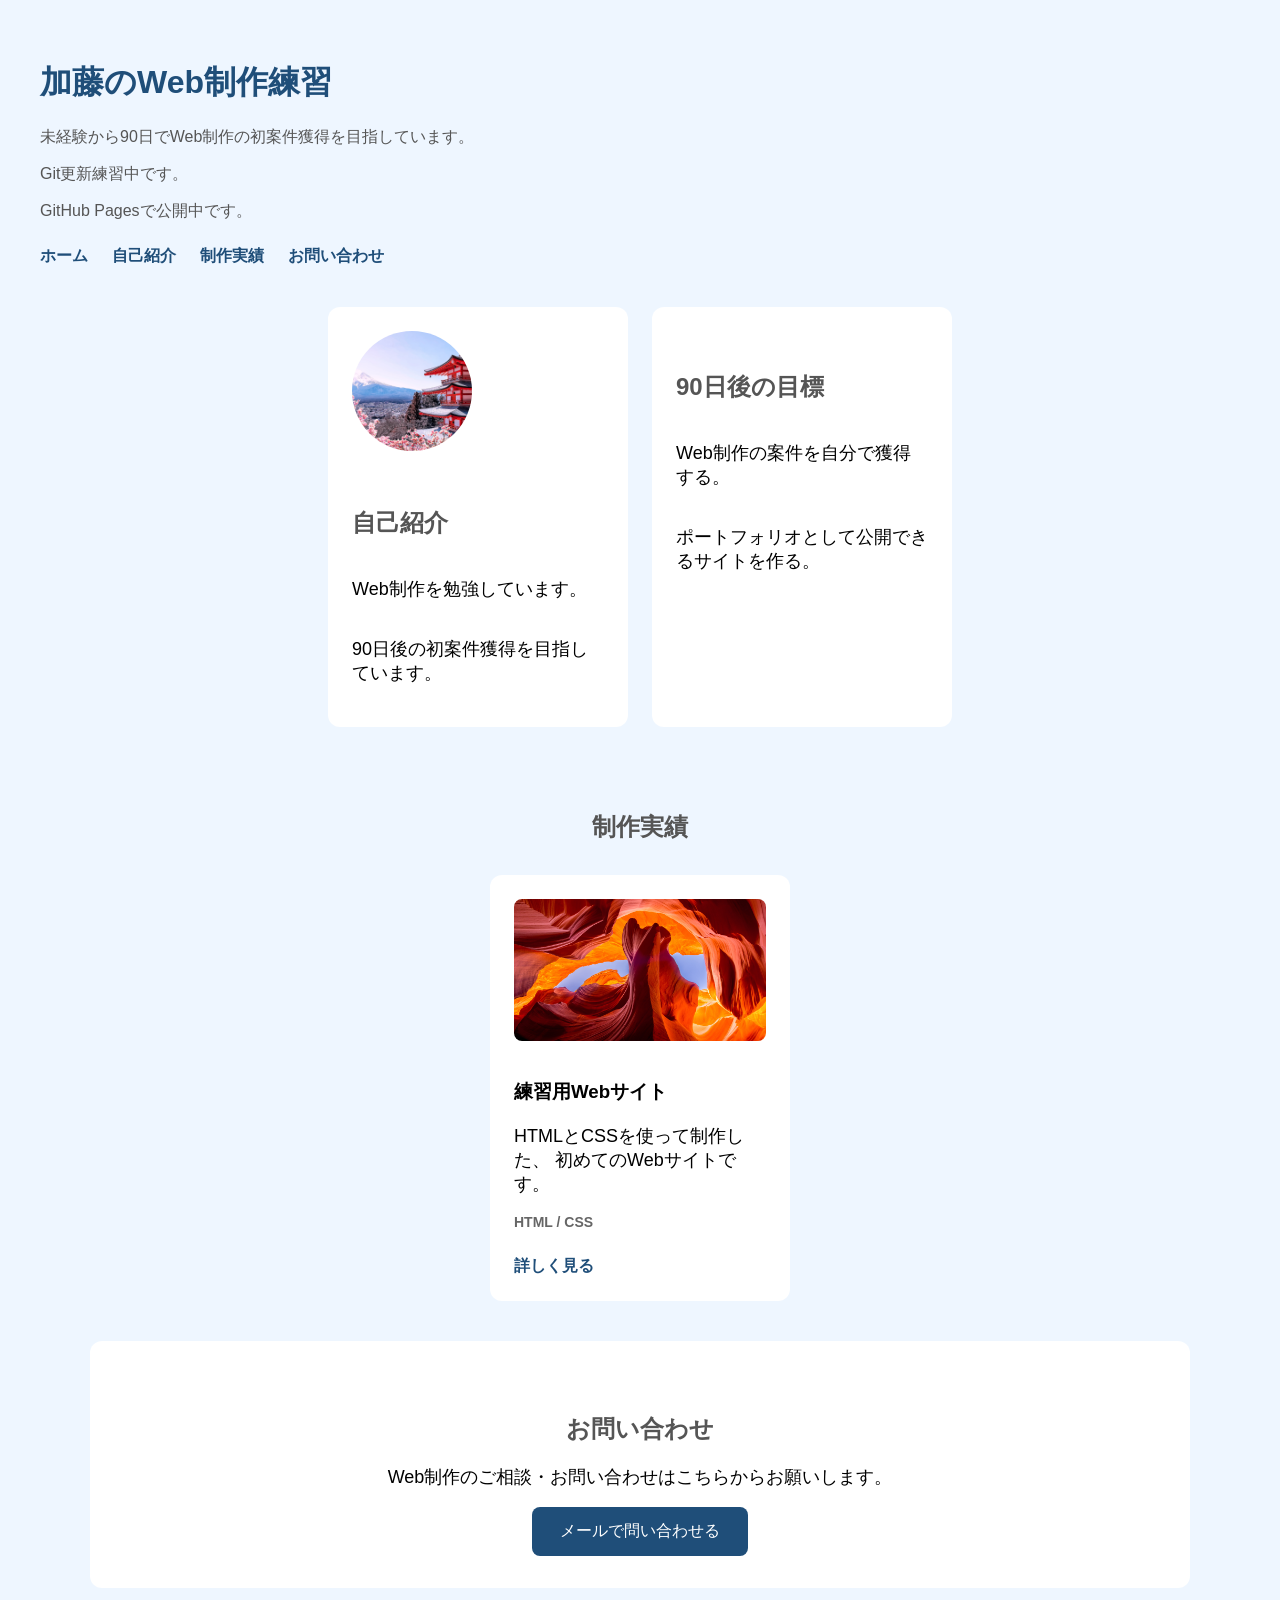
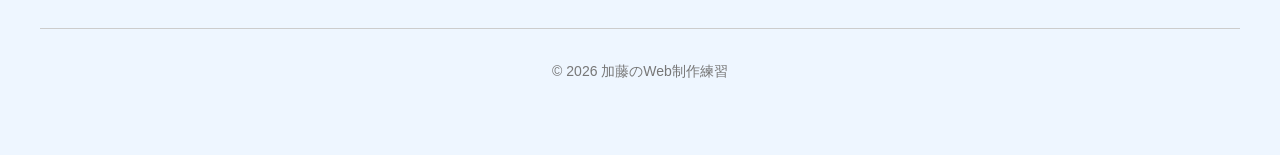
<file: index.html>
<!DOCTYPE html>
<html lang="ja">

<head>
  <meta charset="UTF-8">
  <meta name="viewport" content="width=device-width, initial-scale=1.0">
  <meta name="robots" content="noindex">
  <title>加藤のWeb制作練習</title>

  <link rel="stylesheet" href="style.css">
</head>

<body>

<header class="site-header" id="home">
  <h1>加藤のWeb制作練習</h1>
  <p>未経験から90日でWeb制作の初案件獲得を目指しています。</p>
  <p>Git更新練習中です。</p>
  <p>GitHub Pagesで公開中です。</p>

  <nav class="site-nav">
    <a href="#home">ホーム</a>
    <a href="#about">自己紹介</a>
    <a href="#works">制作実績</a>
    <a href="#contact">お問い合わせ</a>
  </nav>
</header>

<main>

  <div class="card-container">

    <div class="card" id="about">
      <img
        src="images/profile.jpg"
        alt="プロフィール画像"
        class="profile-image"
      >

      <h2>自己紹介</h2>
      <p>Web制作を勉強しています。</p>
      <p>90日後の初案件獲得を目指しています。</p>
    </div>

    <div class="card">
      <h2>90日後の目標</h2>
      <p>Web制作の案件を自分で獲得する。</p>
      <p>ポートフォリオとして公開できるサイトを作る。</p>
    </div>

  </div>


  <section class="works-section" id="works">

    <h2>制作実績</h2>

    <div class="works-container">

      <div class="work-card">

        <img
          src="images/work01.jpg"
          alt="練習用Webサイト"
          class="work-image"
        >

        <h3>練習用Webサイト</h3>

        <p>
          HTMLとCSSを使って制作した、
          初めてのWebサイトです。
        </p>

        <p class="work-tech">
          HTML / CSS
        </p>

        <a href="#" class="work-link">
          詳しく見る
        </a>

      </div>

    </div>

  </section>


  <div id="contact" class="contact-section">
    <h2>お問い合わせ</h2>
    <p>Web制作のご相談・お問い合わせはこちらからお願いします。</p>

    <a href="mailto:example@example.com" class="contact-button">
      メールで問い合わせる
    </a>
  </div>

</main>

  <footer class="site-footer">
    <p>© 2026 加藤のWeb制作練習</p>
  </footer>

</body>
</file>
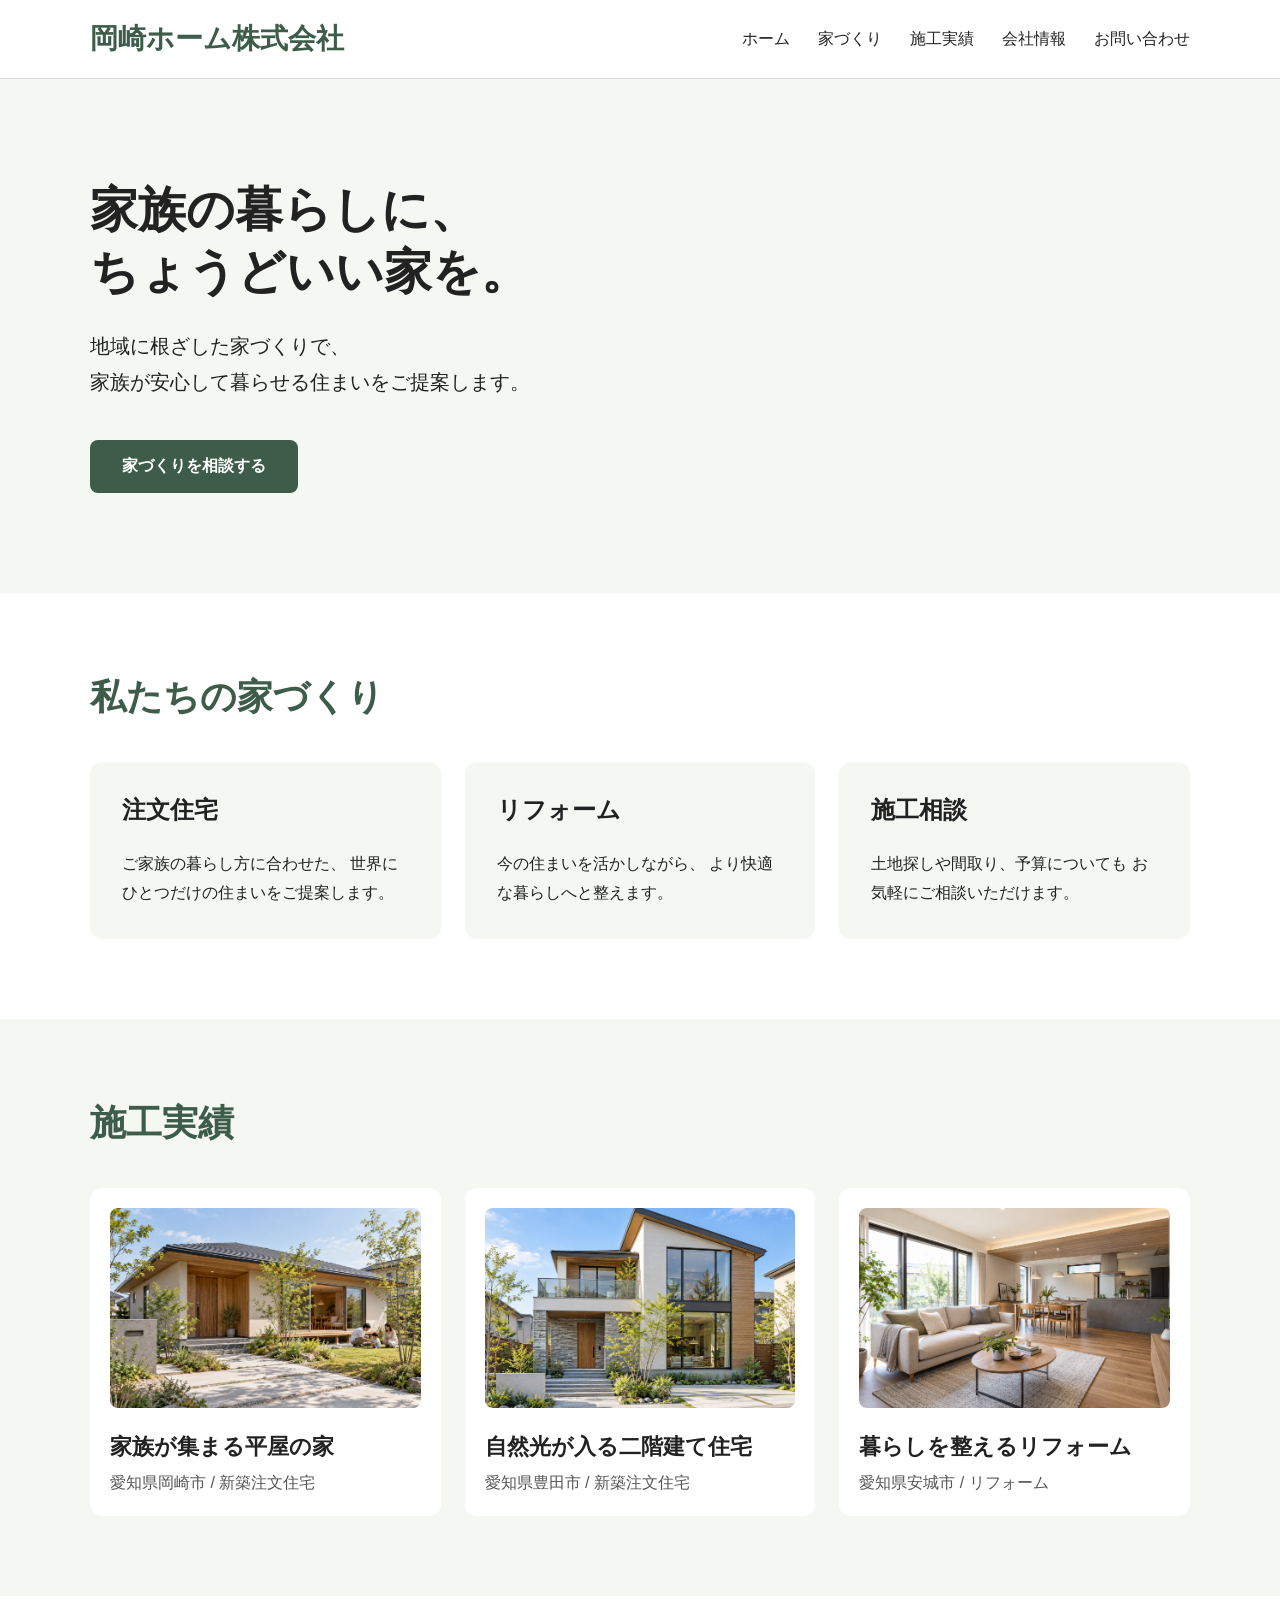
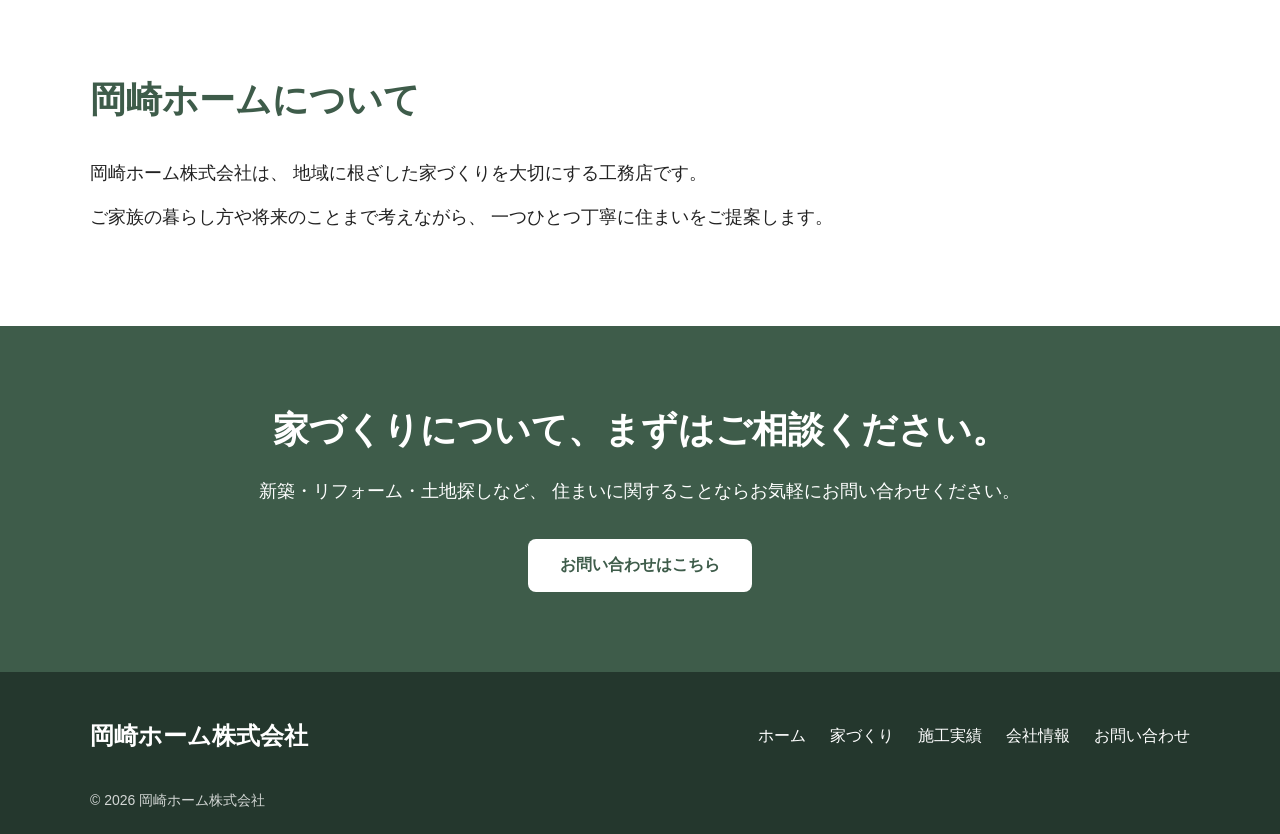
<file: company.html>
<!DOCTYPE html>
<html lang="ja">
<head>
  <meta charset="UTF-8">
  <meta name="viewport" content="width=device-width, initial-scale=1.0">
  <meta name="robots" content="noindex">
  <title>岡崎ホーム株式会社</title>
  <link rel="stylesheet" href="company.css">
</head>

<body>

  <header class="header">
    <div class="header-inner">
      <h1 class="logo">岡崎ホーム株式会社</h1>

      <nav class="nav">
        <a href="#">ホーム</a>
        <a href="#">家づくり</a>
        <a href="#">施工実績</a>
        <a href="#">会社情報</a>
        <a href="#">お問い合わせ</a>
      </nav>
    </div>
  </header>

  <main>
    <section class="hero">
      <div class="hero-inner">
        <h2>家族の暮らしに、<br>ちょうどいい家を。</h2>

        <p>
          地域に根ざした家づくりで、<br>
          家族が安心して暮らせる住まいをご提案します。
        </p>

        <a href="#" class="cta-button">家づくりを相談する</a>
      </div>
    </section>

    <section class="services fade-section">
      <div class="services-inner">
        <h2>私たちの家づくり</h2>

        <div class="service-cards">

          <div class="service-card">
            <h3>注文住宅</h3>
            <p>
              ご家族の暮らし方に合わせた、
              世界にひとつだけの住まいをご提案します。
            </p>
          </div>

          <div class="service-card">
            <h3>リフォーム</h3>
            <p>
              今の住まいを活かしながら、
              より快適な暮らしへと整えます。
            </p>
          </div>

          <div class="service-card">
            <h3>施工相談</h3>
            <p>
              土地探しや間取り、予算についても
              お気軽にご相談いただけます。
            </p>
          </div>

        </div>
      </div>
    </section>

    <section class="works fade-section">
      <div class="works-inner">
        <h2>施工実績</h2>

        <div class="work-cards">

          <div class="work-card">
            <img src="images/house01.png" alt="家族が集まる平屋の家" class="work-image">
            <h3>家族が集まる平屋の家</h3>
            <p>愛知県岡崎市 / 新築注文住宅</p>
         </div>

          <div class="work-card">
            <img src="images/house02.png" alt="自然光が入る二階建て住宅" class="work-image">
            <h3>自然光が入る二階建て住宅</h3>
            <p>愛知県豊田市 / 新築注文住宅</p>
          </div>

          <div class="work-card">
            <img src="images/house03.png" alt="リフォームした住宅" class="work-image">
            <h3>暮らしを整えるリフォーム</h3>
            <p>愛知県安城市 / リフォーム</p>
          </div>

        </div>
      </div>
    </section> 

    <section class="about fade-section">
      <div class="about-inner">
        <h2>岡崎ホームについて</h2>

        <p>
          岡崎ホーム株式会社は、
          地域に根ざした家づくりを大切にする工務店です。
        </p>

        <p>
          ご家族の暮らし方や将来のことまで考えながら、
          一つひとつ丁寧に住まいをご提案します。
        </p>
      </div>
    </section>

    <section class="contact fade-section">
      <div class="contact-inner">
        <h2>家づくりについて、まずはご相談ください。</h2>

        <p>
          新築・リフォーム・土地探しなど、
          住まいに関することならお気軽にお問い合わせください。
        </p>

        <a href="#" class="contact-button">
          お問い合わせはこちら
        </a>
      </div>
    </section>

  </main>

  <footer class="footer">
    <div class="footer-inner">

      <div class="footer-top">
        <p class="footer-logo">岡崎ホーム株式会社</p>

        <nav class="footer-nav">
          <a href="#">ホーム</a>
          <a href="#">家づくり</a>
          <a href="#">施工実績</a>
          <a href="#">会社情報</a>
          <a href="#">お問い合わせ</a>
        </nav>
      </div>

      <p class="copyright">
        © 2026 岡崎ホーム株式会社
      </p>

    </div>
  </footer>

    <script src="company.js"></script>
</body>
</html>
</file>
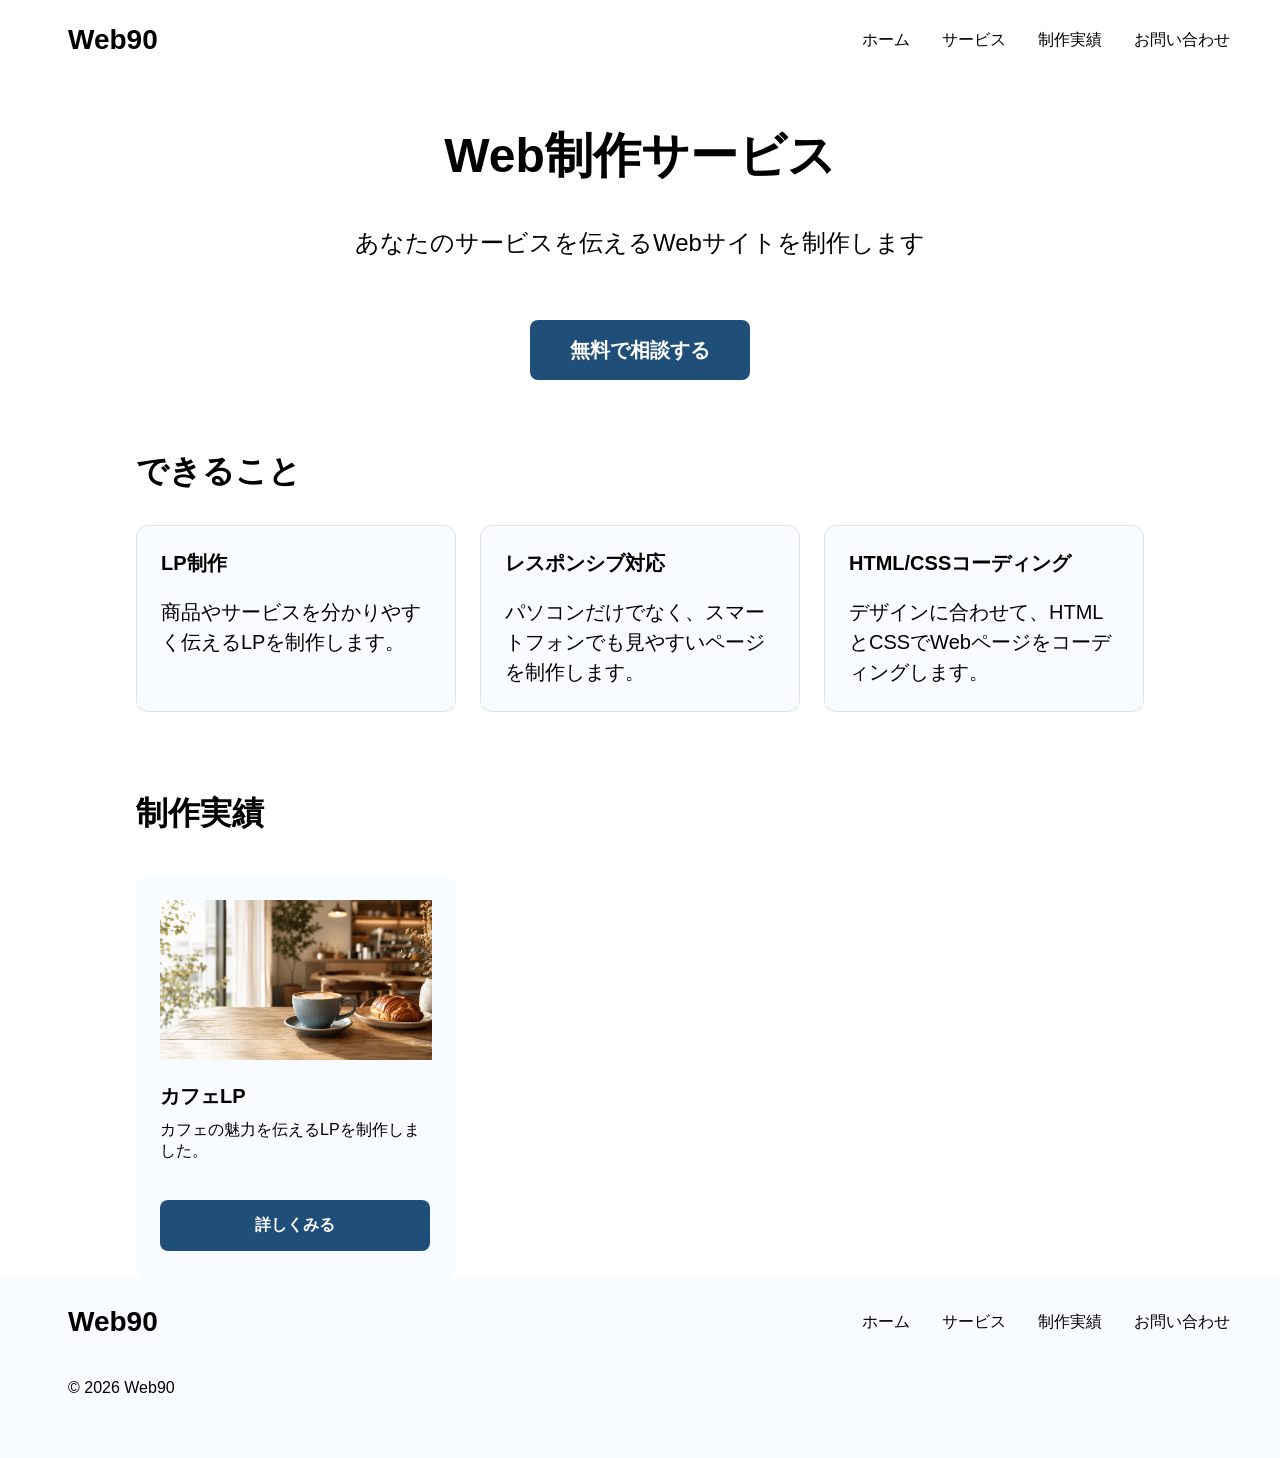
<file: figma-practice.html>
<!DOCTYPE html>
<html lang="ja">

<head>
  <meta charset="UTF-8">
  <meta name="viewport" content="width=device-width, initial-scale=1.0">
  <meta name="robots" content="noindex">
  <title>Figma再現練習</title>

  <link rel="stylesheet" href="figma-practice.css">
</head>

<body>

  <header class="site-header">
    <div class="logo">
      Web90
    </div>
    <nav class="site-nav">
      <a href="#">ホーム</a>
      <a href="#">サービス</a>
      <a href="#">制作実績</a>
      <a href="#">お問い合わせ</a>
    </nav>
  </header>


  <section class="hero">

    <h1>Web制作サービス</h1>

    <p>
      あなたのサービスを伝えるWebサイトを制作します
    </p>

    <a href="#" class="hero-button">
      無料で相談する
    </a>

  </section>

  <section class="services-section">

    <h2>できること</h2>

    <div class="service-cards">

      <div class="service-card">
        <h3>LP制作</h3>
        <p>
          商品やサービスを分かりやすく伝えるLPを制作します。
        </p>
      </div>

      <div class="service-card">
        <h3>レスポンシブ対応</h3>
        <p>
          パソコンだけでなく、スマートフォンでも見やすいページを制作します。
        </p>
      </div>

      <div class="service-card">
        <h3>HTML/CSSコーディング</h3>
        <p>
          デザインに合わせて、HTMLとCSSでWebページをコーディングします。
        </p>
      </div>

    </div>

    <section class="works-section">
      <h2>制作実績</h2>

      <div class="work-card">

        <img src="images/cafe.png" alt="カフェの店内とラテアート" class="work-image">

        <h3>カフェLP</h3>

        <p>
          カフェの魅力を伝えるLPを制作しました。
        </p>

        <a href="#" class="work-button">
          詳しくみる
        </a>

      </div>
    </section>


</section>


</body>

<footer class="site-footer">

  <div class="footer-top">
    <div class="footer-logo">Web90</div>

    <nav class="footer-nav">
      <a href="#">ホーム</a>
      <a href="#">サービス</a>
      <a href="#">制作実績</a>
      <a href="#">お問い合わせ</a>
    </nav>
  </div>

  <p class="copyright">© 2026 Web90</p>

</footer>


</html>
</file>
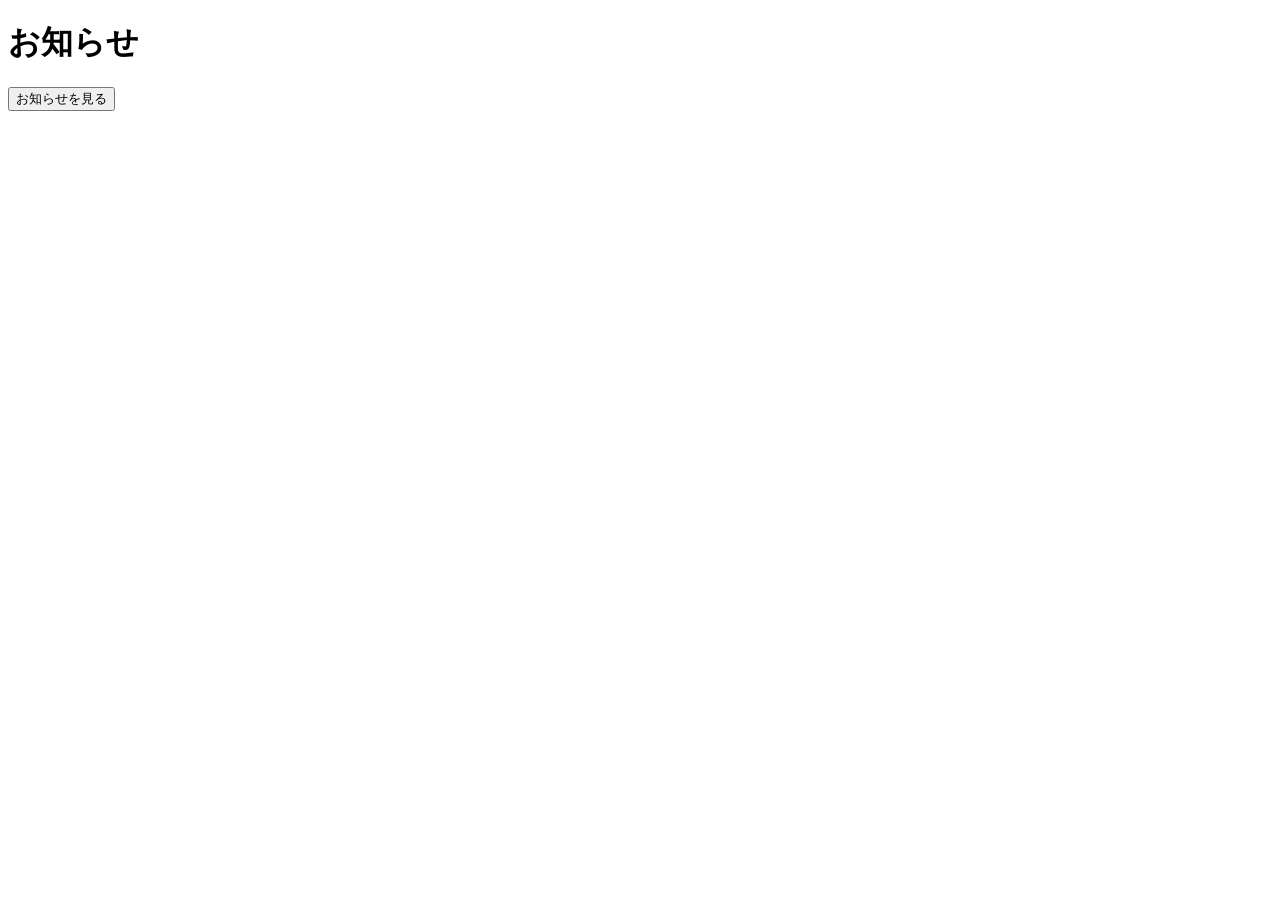
<file: js-practice.html>
<!DOCTYPE html>
<html lang="ja">

<head>
  <meta charset="UTF-8">
  <meta name="viewport" content="width=device-width, initial-scale=1.0">
  <meta name="robots" content="noindex">
  <title>JavaScript練習</title>

  <link rel="stylesheet" href="js-practice.css">
</head>

<body>

  <h1>お知らせ</h1>

  <button class="notice-button">
    お知らせを見る
  </button>

  <div class="notice">
    <h2>キャンペーン実施中！</h2>
    <p>今月中のお問い合わせで初回相談無料です。</p>
  </div>

  <script src="script.js"></script>

</body>

</html>
</file>
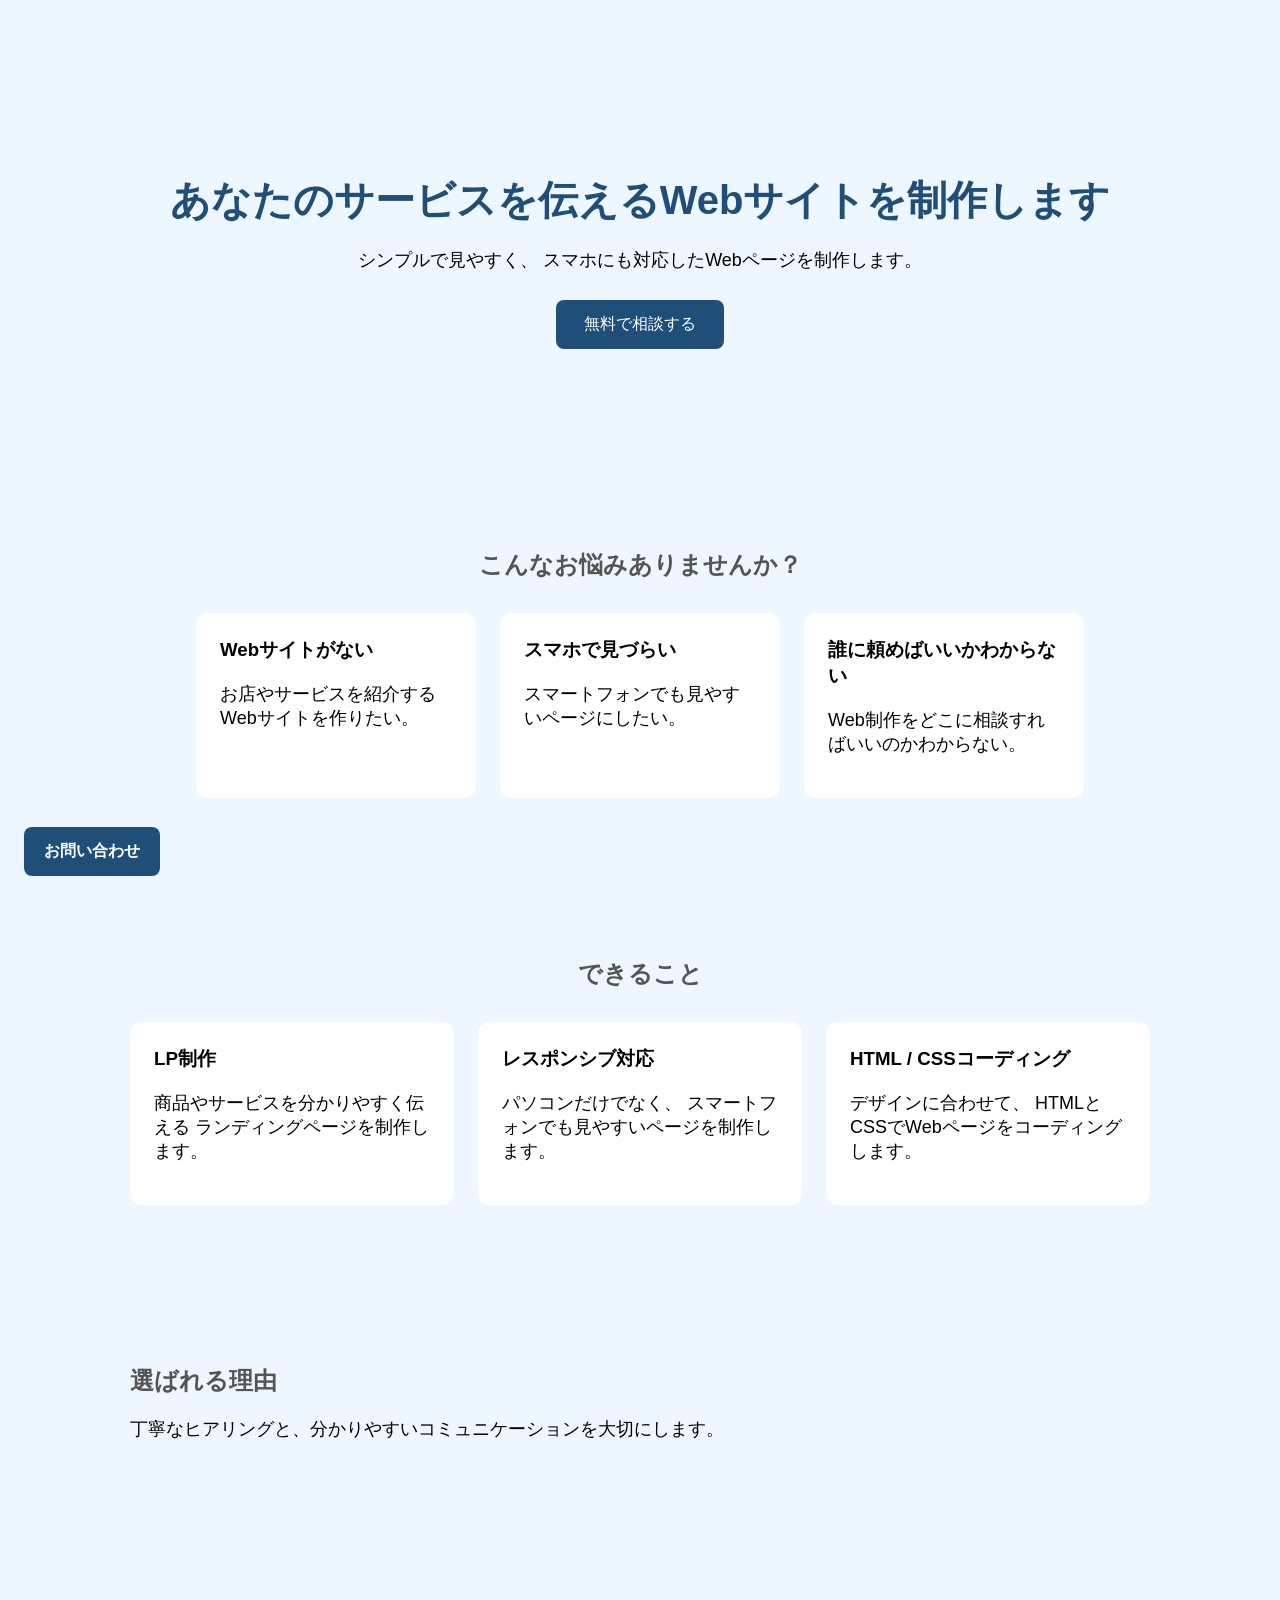
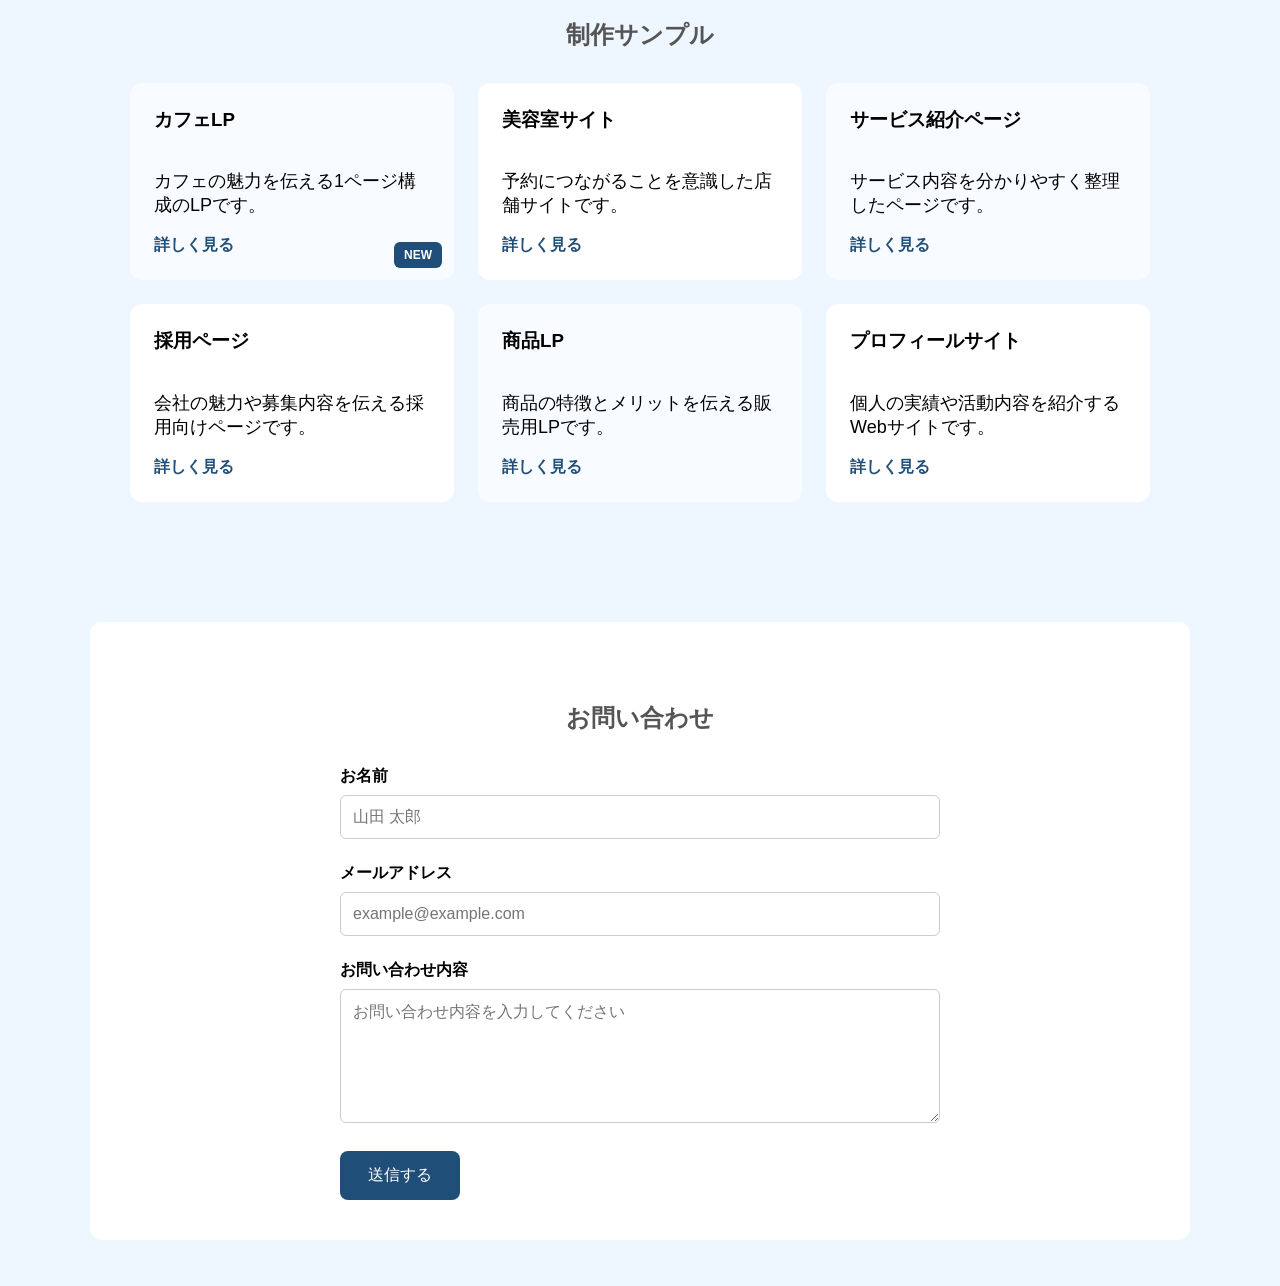
<file: lp.html>
<!DOCTYPE html>
<html lang="ja">

<head>
  <meta charset="UTF-8">
  <meta name="viewport" content="width=device-width, initial-scale=1.0">
  <meta name="robots" content="noindex">
  <title>Web制作サービス</title>

  <link rel="stylesheet" href="style.css">
</head>

<body>

  <main>

    <section class="hero">
      <h1>あなたのサービスを伝えるWebサイトを制作します</h1>

      <p>
        シンプルで見やすく、
        スマホにも対応したWebページを制作します。
      </p>

      <a href="#contact" class="contact-button">
        無料で相談する
      </a>
    </section>

    <section class="problems">
      <h2>こんなお悩みありませんか？</h2>

      <div class="problem-cards">

        <div class="problem-card">
          <h3>Webサイトがない</h3>
          <p>お店やサービスを紹介するWebサイトを作りたい。</p>
        </div>

        <div class="problem-card">
          <h3>スマホで見づらい</h3>
          <p>スマートフォンでも見やすいページにしたい。</p>
        </div>

        <div class="problem-card">
          <h3>誰に頼めばいいかわからない</h3>
          <p>Web制作をどこに相談すればいいのかわからない。</p>
        </div>

  </div>
</section>

    <section class="service">
      <h2>できること</h2>

      <div class="service-cards">

        <div class="service-card">
          <h3>LP制作</h3>
          <p>
            商品やサービスを分かりやすく伝える
            ランディングページを制作します。
          </p>
        </div>

        <div class="service-card">
          <h3>レスポンシブ対応</h3>
          <p>
            パソコンだけでなく、
            スマートフォンでも見やすいページを制作します。
          </p>
        </div>

        <div class="service-card">
          <h3>HTML / CSSコーディング</h3>
          <p>
            デザインに合わせて、
            HTMLとCSSでWebページをコーディングします。
          </p>
        </div>

      </div>
    </section>

    <section class="reasons">
      <h2>選ばれる理由</h2>

      <p>丁寧なヒアリングと、分かりやすいコミュニケーションを大切にします。</p>
    </section>

    <section class="samples">
        <h2>制作サンプル</h2>
        <div class="sample-grid">
            <div class="sample-card featured-card">
                <span class="new-badge">NEW</span>
                <h3>カフェLP</h3>
                <p>カフェの魅力を伝える1ページ構成のLPです。</p>
                <a href="#" class="sample-link">詳しく見る</a>
            </div>

            <div class="sample-card">
                <h3>美容室サイト</h3>
                <p>予約につながることを意識した店舗サイトです。</p>
                <a href="#" class="sample-link">詳しく見る</a>
            </div>

            <div class="sample-card">
                <h3>サービス紹介ページ</h3>
                <p>サービス内容を分かりやすく整理したページです。</p>
                <a href="#" class="sample-link">詳しく見る</a>
            </div>

            <div class="sample-card">
                <h3>採用ページ</h3>
                <p>会社の魅力や募集内容を伝える採用向けページです。</p>
                <a href="#" class="sample-link">詳しく見る</a>
            </div>

            <div class="sample-card">
                <h3>商品LP</h3>
                <p>商品の特徴とメリットを伝える販売用LPです。</p>
                <a href="#" class="sample-link">詳しく見る</a>
            </div>

            <div class="sample-card">
                <h3>プロフィールサイト</h3>
                <p>個人の実績や活動内容を紹介するWebサイトです。</p>
                <a href="#" class="sample-link">詳しく見る</a>
            </div>
        </div>

    </section>

    <section class="contact-form-section" id="contact">
      <h2>お問い合わせ</h2>

      <form class="contact-form">

        <div class="form-group">
          <label for="name">お名前</label>
          <input type="text" id="name" name="name" placeholder="山田 太郎">
        </div>

        <div class="form-group">
          <label for="email">メールアドレス</label>
          <input type="email" id="email" name="email" placeholder="example@example.com">
        </div>

        <div class="form-group">
          <label for="message">お問い合わせ内容</label>
          <textarea
            id="message"
            name="message"
            rows="6"
            placeholder="お問い合わせ内容を入力してください"
          ></textarea>
        </div>

        <button type="submit" class="submit-button">
          送信する
        </button>

      </form>
    </section>

  </main>

  <a href="#contact" class="fixed-contact">
    お問い合わせ
  </a>

</body>

</html>
</file>
<file: style.css>
*,
*::before,
*::after {
  box-sizing: border-box;
}

body {
  background-color: #eef6ff;
  font-family: sans-serif;
  padding: 40px;
  margin: 0;
}

h1 {
  color: #1f4e79;
}

button {
  background-color: #1f4e79;
  color: white;
  padding: 14px 28px;
  border: none;
  border-radius: 10px;
  font-size: 16px;
}

h2 {
  color: #555555;
  margin-top: 40px;
}

p {
  font-size: 18px;
}

li {
  font-size: 18px;
  margin-bottom: 8px;
}

button:hover {
  background-color: #163a5c;
}

.card {
  background-color: white;
  padding: 24px;
  margin-bottom: 24px;
  border-radius: 12px;

  width: 300px;

  display: flex;
  flex-direction: column;

  box-sizing: border-box;
}

.contact-button {
  background-color: #1f4e79;
  color: white;
  padding: 14px 28px;
  border: none;
  border-radius: 8px;
  font-size: 16px;
}

.contact-button:hover {
  background-color: #163a5c;
}
.card-container {
  display: flex;
  gap: 24px;
  flex-wrap: wrap;
  justify-content: center;
}

.site-header {
  margin-bottom: 40px;
}

.site-header p {
  font-size: 16px;
  color: #555555;
}

.site-footer {
  margin-top: 40px;
  padding: 20px;
  text-align: center;
  border-top: 1px solid #cccccc;
}

.site-footer p {
  font-size: 14px;
  color: #777777;
}

.site-nav {
  display: flex;
  gap: 24px;
  margin-top: 24px;
}

.site-nav a {
  color: #1f4e79;
  text-decoration: none;
  font-weight: bold;
}

.site-nav a:hover {
  text-decoration: underline;
}

html {
  scroll-behavior: smooth;
}

.contact-section {
  margin-top: 40px;
  background-color: white;
  padding: 32px;
  border-radius: 12px;
  text-align: center;
}

.contact-button {
  display: inline-block;
  background-color: #1f4e79;
  color: white;
  padding: 14px 28px;
  border-radius: 8px;
  font-size: 16px;
  text-decoration: none;
}

.contact-button:hover {
  background-color: #163a5c;
}

.profile-image {
  width: 120px;
  height: 120px;
  object-fit: cover;
  border-radius: 50%;
  margin-bottom: 16px;
}

.work-image {
  width: 100%;
  aspect-ratio: 16 / 9;
  object-fit: cover;
  border-radius: 8px;
  margin-bottom: 16px;
}

.work-tech {
  color: #666666;
  font-size: 14px;
  font-weight: bold;
}

.work-link {
  display: inline-block;
  margin-top: 12px;
  color: #1f4e79;
  font-weight: bold;
  text-decoration: none;
}

.work-link:hover {
  text-decoration: underline;
}

.works-section {
  margin-top: 60px;
}

.works-section > h2 {
  text-align: center;
  margin-bottom: 32px;
}

.works-container {
  display: flex;
  gap: 24px;
  flex-wrap: wrap;
  justify-content: center;
}

.work-card {
  background-color: white;
  width: 300px;
  padding: 24px;
  border-radius: 12px;
  box-sizing: border-box;
}

.problems h2 {
  text-align: center;
  margin-bottom: 32px;
}

.problem-cards {
  display: flex;
  gap: 24px;
  justify-content: center;
  flex-wrap: wrap;
}

.problem-card {
  background-color: white;
  width: 280px;
  padding: 24px;
  border-radius: 12px;
  box-sizing: border-box;
}

.problem-card h3 {
  margin-top: 0;
}

.service h2 {
  text-align: center;
  margin-bottom: 32px;
}

.service-cards {
  display: grid;
  grid-template-columns: repeat(auto-fit, minmax(220px, 1fr));
  gap: 24px;
}

.service-card {
  background-color: white;
  padding: 24px;
  border-radius: 12px;
  box-sizing: border-box;
}

.service-card h3 {
  margin-top: 0;
}

.samples {
  padding: 60px 40px;
}

.samples h2 {
  text-align: center;
  margin-bottom: 32px;
}

.sample-grid {
  display: grid;
  grid-template-columns: repeat(3, 1fr);
  gap: 24px;
}

.sample-card {
  background-color: white;
  padding: 24px;
  border-radius: 12px;
  box-sizing: border-box;

  display: flex;
  flex-direction: column;
  transition: transform 0.3s ease, box-shadow 0.3s ease;
}

.sample-card h3 {
  margin-top: 0;
}

.sample-link {
  margin-top: auto;
  color: #1f4e79;
  font-weight: bold;
  text-decoration: none;
}

.sample-link:hover {
  text-decoration: underline;
}

.featured-card {
  position: relative;
}

.new-badge {
  position: absolute;
  bottom: 12px;
  right: 12px;

  background-color: #1f4e79;
  color: white;
  padding: 6px 10px;
  border-radius: 6px;
  font-size: 12px;
  font-weight: bold;
}

.fixed-contact {
  position: fixed;
  left: 24px;
  bottom: 24px;

  background-color: #1f4e79;
  color: white;
  padding: 14px 20px;
  border-radius: 8px;

  text-decoration: none;
  font-weight: bold;
  transition:
  background-color 0.3s ease,
  transform 0.3s ease;
}

.fixed-contact:hover {
  background-color: #163a5c;
  transform: translateY(-3px);
}

.sample-card:hover {
  transform: translateY(-4px);
  box-shadow: 0 8px 20px rgba(0, 0, 0, 0.12);
}

.sample-card:nth-child(2n + 1) { 
  background-color: #f8fbff;
}

.contact-form-section {
  margin-top: 60px;
  padding: 40px;
  background-color: white;
  border-radius: 12px;
}

.contact-form-section h2 {
  text-align: center;
  margin-bottom: 32px;
}

.contact-form {
  max-width: 600px;
  margin: 0 auto;
}

.form-group {
  margin-bottom: 24px;
}

.form-group label {
  display: block;
  margin-bottom: 8px;
  font-weight: bold;
}

.form-group input,
.form-group textarea {
  width: 100%;
  padding: 12px;
  border: 1px solid #cccccc;
  border-radius: 6px;
  box-sizing: border-box;
  font-size: 16px;
}

.form-group textarea {
  resize: vertical;
}

.submit-button {
  background-color: #1f4e79;
  color: white;
  padding: 14px 28px;
  border: none;
  border-radius: 8px;
  font-size: 16px;
  cursor: pointer;
}

.form-group input,
.form-group textarea {
  transition: border-color 0.3s ease, box-shadow 0.3s ease;
}

.form-group input:focus,
.form-group textarea:focus {
  border-color: #1f4e79;
  outline: none;
  box-shadow: 0 0 0 3px rgba(31, 78, 121, 0.15);
}

.submit-button {
  transition: background-color 0.3s ease, transform 0.3s ease;
}

.submit-button:hover {
  background-color: #163a5c;
  transform: translateY(-2px);
}


.hero,
.problems,
.service,
.reasons,
.cta {
  padding: 60px 40px;
}

.hero {
  text-align: center;
  padding: 100px 40px;
}

.hero h1 {
  font-size: 40px;
  margin-bottom: 20px;
}

.hero p {
  font-size: 18px;
  margin-bottom: 28px;
}

.cta {
  background-color: white;
  text-align: center;
  border-radius: 12px;
  margin-top: 40px;
}

main {
  max-width: 1100px;
  margin: 0 auto;
}

@media (max-width: 768px) {

  body {
    padding: 20px;
  }

  h1 {
    font-size: 28px;
  }

  .card {
    width: 100%;
    box-sizing: border-box;
  }

  .problem-cards {
    flex-direction: column;
  }

  .problem-card {
    width: 100%;
  }

  .service-cards {
    grid-template-columns: 1fr;
  }

  .service-card {
    width: 100%;
  }

  .sample-grid {
    grid-template-columns: 1fr;
  }

  .contact-form-section {
    width: 100%;
    padding: 24px 16px 80px;
  }

  .form-group input,
  .form-group textarea {
    font-size: 16px;
  }

  .submit-button {
    width: 100%;
    box-sizing: border-box;
  }

  .form-group {
    margin-bottom: 20px;
  }

  .fixed-contact {
    left: 12px;
    bottom: 12px;
    padding: 10px 14px;
    font-size: 14px;
  }

}
</file>
<file: company.css>
body {
  margin: 0;
  font-family: sans-serif;
  color: #222;
}

.header {
  background-color: white;
  border-bottom: 1px solid #dddddd;
}

.header-inner {
  max-width: 1100px;
  margin: 0 auto;
  padding: 20px 24px;
  display: flex;
  align-items: center;
  justify-content: space-between;
}

.logo {
  margin: 0;
  font-size: 28px;
  color: #3E5C4A;
}

.nav {
  display: flex;
  gap: 28px;
}

.nav a {
  color: #222;
  text-decoration: none;
  transition: color 0.2s ease;
}

.nav a:hover {
  color: #3E5C4A;
}

.hero {
  background-color: #F4F7F2;
}

.hero-inner {
  max-width: 1100px;
  margin: 0 auto;
  padding: 100px 24px;
}

.hero h2 {
  margin: 0 0 24px;
  font-size: 48px;
  line-height: 1.3;
}

.hero p {
  margin: 0 0 40px;
  font-size: 20px;
  line-height: 1.8;
}

.cta-button {
  display: inline-block;
  background-color: #3E5C4A;
  color: white;
  text-decoration: none;
  padding: 16px 32px;
  border-radius: 8px;
  font-weight: bold;
  transition: opacity 0.2s ease;
}

.cta-button:hover {
  opacity: 0.85;
}

.services {
  padding: 80px 24px;
  background-color: white;
}

.services-inner {
  max-width: 1100px;
  margin: 0 auto;
}

.services h2 {
  margin: 0 0 40px;
  font-size: 36px;
  color: #3E5C4A;
}

.service-cards {
  display: flex;
  gap: 24px;
}

.service-card {
  flex: 1;
  padding: 32px;
  background-color: #F4F7F2;
  border-radius: 12px;
}

.service-card h3 {
  margin-top: 0;
  font-size: 24px;
}

.service-card p {
  margin-bottom: 0;
  line-height: 1.8;
}

.works {
  padding: 80px 24px;
  background-color: #F4F7F2;
}

.works-inner {
  max-width: 1100px;
  margin: 0 auto;
}

.works h2 {
  margin: 0 0 40px;
  font-size: 36px;
  color: #3E5C4A;
}

.work-cards {
  display: flex;
  gap: 24px;
}

.work-card {
  flex: 1;
  background-color: white;
  padding: 20px;
  border-radius: 12px;
}

.work-image {
  width: 100%;
  height: 200px;
  object-fit: cover;
  border-radius: 8px;
}

.work-card h3 {
  margin: 20px 0 8px;
  font-size: 22px;
}

.work-card p {
  margin: 0;
  line-height: 1.6;
  color: #555;
}

.about {
  padding: 80px 24px;
  background-color: white;
}

.about-inner {
  max-width: 1100px;
  margin: 0 auto;
}

.about h2 {
  margin: 0 0 32px;
  font-size: 36px;
  color: #3E5C4A;
}

.about p {
  margin: 0 0 12px;
  font-size: 18px;
  line-height: 1.8;
}

.contact {
  padding: 80px 24px;
  background-color: #3E5C4A;
  color: white;
  text-align: center;
}

.contact-inner {
  max-width: 900px;
  margin: 0 auto;
}

.contact h2 {
  margin: 0 0 20px;
  font-size: 36px;
}

.contact p {
  margin: 0 0 32px;
  font-size: 18px;
  line-height: 1.8;
}

.contact-button {
  display: inline-block;
  padding: 16px 32px;
  background-color: white;
  color: #3E5C4A;
  text-decoration: none;
  border-radius: 8px;
  font-weight: bold;
  transition: opacity 0.2s ease;
}

.contact-button:hover {
  opacity: 0.85;
}

.footer {
  padding: 48px 24px 24px;
  background-color: #24372D;
  color: white;
}

.footer-inner {
  max-width: 1100px;
  margin: 0 auto;
}

.footer-top {
  display: flex;
  align-items: center;
  justify-content: space-between;
}

.footer-logo {
  margin: 0;
  font-size: 24px;
  font-weight: bold;
}

.footer-nav {
  display: flex;
  gap: 24px;
}

.footer-nav a {
  color: white;
  text-decoration: none;
}

.copyright {
  margin: 40px 0 0;
  font-size: 14px;
  opacity: 0.8;
}

.fade-section {
  opacity: 0;
  transform: translateY(40px);
  transition: opacity 0.8s ease, transform 0.8s ease;
}

.fade-section.is-visible {
  opacity: 1;
  transform: translateY(0);
}


@media (max-width: 768px) {

  .header-inner {
    flex-direction: column;
    align-items: flex-start;
    gap: 16px;
  }

  .logo {
    font-size: 24px;
  }

  .nav {
    flex-wrap: wrap;
    gap: 12px 20px;
  }

  .nav a {
    font-size: 15px;
  }

  .hero-inner {
    padding: 64px 24px;
  }

  .hero h2 {
    font-size: 34px;
  }

  .hero p {
    font-size: 18px;
  }

  .service-cards {
    flex-direction: column;
  }

  .services h2 {
    font-size: 30px;
  }

  .service-card {
    padding: 28px 24px;
  }

  .work-cards {
    flex-direction: column;
  }

  .works h2 {
    font-size: 30px;
  }

  .work-card {
    padding: 20px;
  }

  .about {
    padding: 64px 24px;
  }

  .about h2 {
    font-size: 30px;
  }

  .contact {
    padding: 64px 24px;
  }

  .contact h2 {
    font-size: 28px;
    line-height: 1.4;
  }

  .footer-top {
    flex-direction: column;
    align-items: flex-start;
    gap: 24px;
  }

  .footer-logo {
    font-size: 22px;
  }

  .footer-nav {
    flex-wrap: wrap;
    gap: 16px;
  }

  .footer-nav a {
    font-size: 15px;
  }

}
</file>
<file: figma-practice.css>
* {
  box-sizing: border-box;
}

body {
  margin: 0;
  font-family: sans-serif;
}

.site-header {
  height: 80px;

  display: flex;
  align-items: center;
  justify-content: space-between;

  padding-left: 68px;
  padding-right: 50px;
}

.logo {
  font-family: Inter, sans-serif;
  font-size: 28px;
  line-height: 1.5;
  font-weight: 700;
}

.site-nav {
  display: flex;
  gap: 32px;
}

.site-nav a {
  font-family: Inter, sans-serif;
  font-size: 16px;
  font-weight: 400;

  color: #000000;
  text-decoration: none;
}


.hero {
  text-align: center;
  padding-top: 40px;
}

.hero h1 {
  font-family: Inter, sans-serif;
  font-size: 48px;
  line-height: 1.5;
  font-weight: 700;
  color: #000000;
  margin: 0 0 35px;
}

.hero p {
  font-family: Inter, sans-serif;
  font-size: 24px;
  font-weight: 400;
  color: #000000;
  margin: 0 0 61px;
}

.hero-button {
  display: inline-flex;
  align-items: center;
  justify-content: center;

  width: 220px;
  height: 60px;

  background-color: #1F4E79;
  color: #FFFFFF;

  font-family: Inter, sans-serif;
  font-size: 20px;
  font-weight: 700;

  text-decoration: none;
  border-radius: 8px;
}

.services-section {
  max-width: 1008px;
  margin: 70px auto 0;
}

.services-section h2 {
  font-family: Inter, sans-serif;
  font-size: 32px;
  font-weight: 700;
  margin-bottom: 31px;
}

.service-cards {
  display: flex;
  gap: 24px;
}

.service-card {
  width: 320px;
  padding: 24px;

  background-color: #f8fbff;
  border: 1px solid #e0e0e0;
  border-radius: 12px;

  box-sizing: border-box;
}

.service-card h3 {
  font-family: Inter, sans-serif;
  font-size: 20px;
  font-weight: 700;
  margin-top: 0;
}

.service-card p {
  font-family: Inter, sans-serif;
  font-size: 20px;
  font-weight: 400;
  line-height: 1.5;
  margin-bottom: 0;
}

.works-section {
  max-width: 1008px;
  margin: 80px auto 0;
}

.works-section h2 {
  font-family: Inter, sans-serif;
  font-size: 32px;
  font-weight: 700;
  margin-bottom: 40px;
}

.work-card {
  width: 320px;
  height: 402px;
  padding: 24px;

  background-color: #F8FBFF;
  border-radius: 12px;

  box-sizing: border-box;
}

.work-image {
  width: 272px;
  height: 160px;
  object-fit: cover;
  margin-bottom: 19px;
}

.work-card h3 {
  font-family: Inter, sans-serif;
  font-size: 20px;
  font-weight: 700;

  margin: 0 0 10px;
}

.work-card p {
  font-family: Inter, sans-serif;
  font-size: 16px;
  font-weight: 400;

  margin: 0 0 38px;
}

.work-button {
  display: inline-flex;
  align-items: center;
  justify-content: center;

  width: 270px;
  height: 51px;

  background-color: #1F4E79;
  color: #FFFFFF;

  font-family: Inter, sans-serif;
  font-size: 16px;
  font-weight: 700;

  text-decoration: none;
  border-radius: 8px;
}

.site-footer {
  height: 180px;
  padding-left: 68px;
  padding-right: 50px;

  background-color: #F8FBFF;

  box-sizing: border-box;
}

.footer-top {
  display: flex;
  align-items: center;
  justify-content: space-between;

  padding-top: 28px;
}

.footer-logo {
  font-family: Inter, sans-serif;
  font-size: 28px;
  font-weight: 700;
}

.footer-nav {
  display: flex;
  gap: 32px;
}

.footer-nav a {
  font-family: Inter, sans-serif;
  font-size: 16px;
  font-weight: 400;

  color: #000000;
  text-decoration: none;
}

.copyright {
  font-family: Inter, sans-serif;
  font-size: 16px;
  font-weight: 400;

  margin-top: 41px;
}

@media (max-width: 768px) {

  .site-header {
    height: auto;
    padding: 20px;
    flex-direction: column;
    gap: 20px;
    align-items: center;
  }

  .site-nav {
    flex-wrap: wrap;
    justify-content: center;
    gap: 16px;
  }

  .hero {
    padding: 60px 20px 0;
  }

  .hero h1 {
    font-size: 34px;
  }

  .hero p {
    font-size: 18px;
    line-height: 1.7;
  }

  .services-section {
    max-width: 100%;
    margin: 70px 20px 0;
  }

  .services-section,
  .works-section {
    margin-top: 60px;
  }

  .services-section h2,
  .works-section h2 {
    font-size: 28px;
  }

  .service-cards {
    flex-direction: column;
  }

  .service-card {
    width: 100%;
  }

  .service-card h3 {
    font-size: 20px;
  }

  .service-card p {
    font-size: 18px;
    line-height: 1.6;
  }

  .works-section {
    max-width: 100%;
    margin: 70px 20px 0;
  }

  .work-card {
    width: 100%;
    height: auto;
  }

  .work-card h3 {
    font-size: 20px;
  }

  .work-card p {
    font-size: 16px;
    line-height: 1.6;
  }

  .work-image {
    width: 100%;
  }

  .work-button {
    width: 100%;
  }

  .site-footer {
    height: auto;
    padding: 32px 20px;
  }

  .footer-top {
    flex-direction: column;
    align-items: flex-start;
    gap: 20px;
    padding-top: 0;
    align-items: center;
  }

  .footer-logo {
    text-align: center;
  }

  .site-nav,
  .footer-nav {
    row-gap: 12px;
  }

  .footer-nav {
    flex-wrap: wrap;
    gap: 16px;
    justify-content: center;
  }

  .copyright {
    margin-top: 32px;
    text-align: center;
  }

}
</file>
<file: js-practice.css>
.notice {
  display: none;

  margin-top: 20px;
  padding: 24px;

  background-color: #F8FBFF;
  border-radius: 12px;
}

.notice.is-open {
  display: block;
}
</file>
